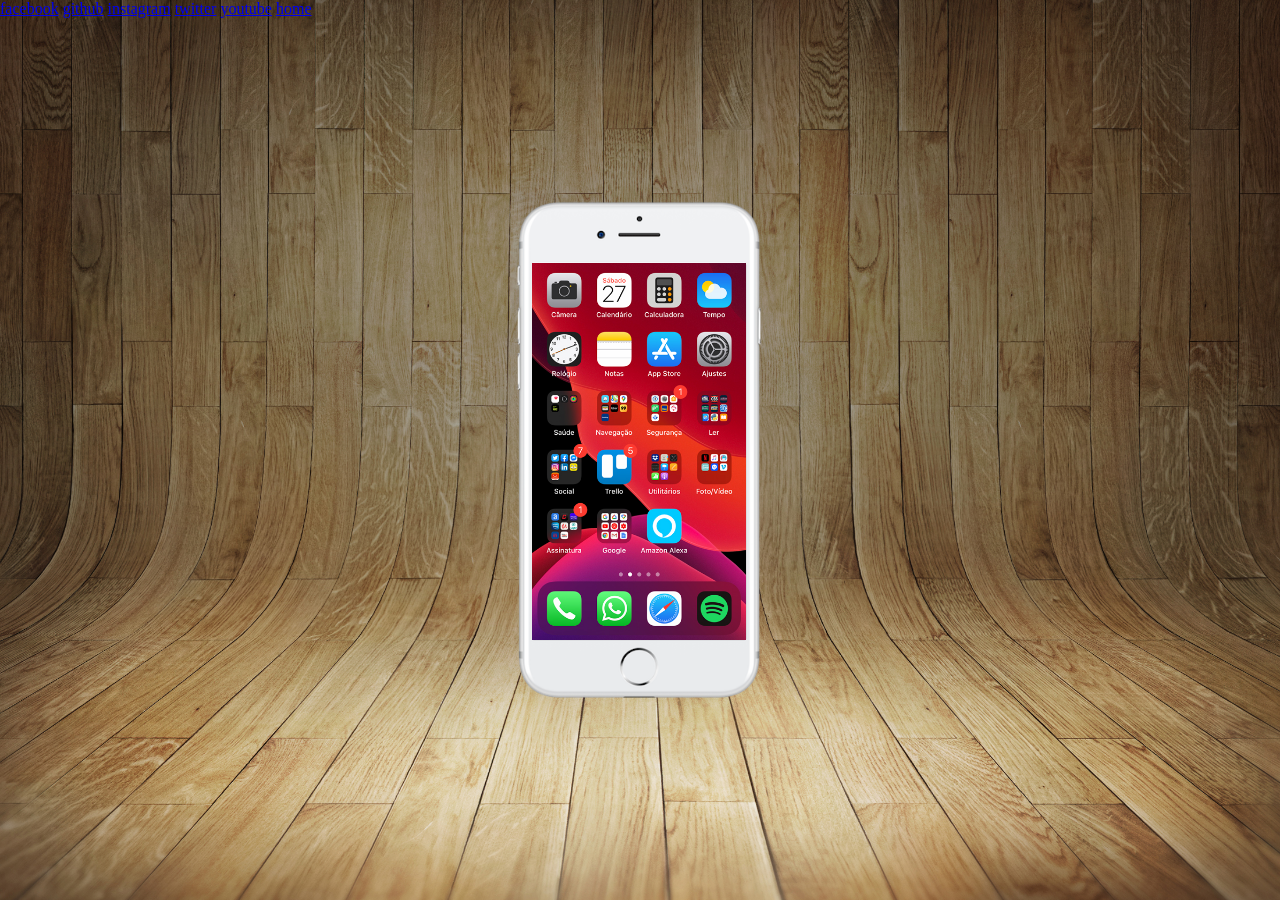
<file: index.html>
<!DOCTYPE html>
<html lang="pt-br">
<head>
    <meta charset="UTF-8">
    <meta name="viewport" content="width=device-width, initial-scale=1.0">
    <link rel="shortcut icon" href="imagens/pacote-d013/favicon.ico" type="image/x-icon">
    <title>Projeto Redes Sociais</title>
    <link rel="stylesheet" href="style.css">
</head>
<body>
    <main>
        <section id="telefone">
            <iframe id="tela" name="tela" src="home.html" frameborder="0"></iframe>
        </section>
        <section id="redes">
            <ul>
              <a href="face.html" target="tela">facebook</a>
              <a href="github.html" target="tela">github</a>
              <a href="insta.html" target="tela">instagram</a>
              <a href="twitter.html" target="tela">twitter</a>
              <a href="youtube.html" target="tela">youtube</a>
              <a href="home.html" target="tela">home</a>  
            </ul>
        </section>
    </main>
</body>
</html>
</file>
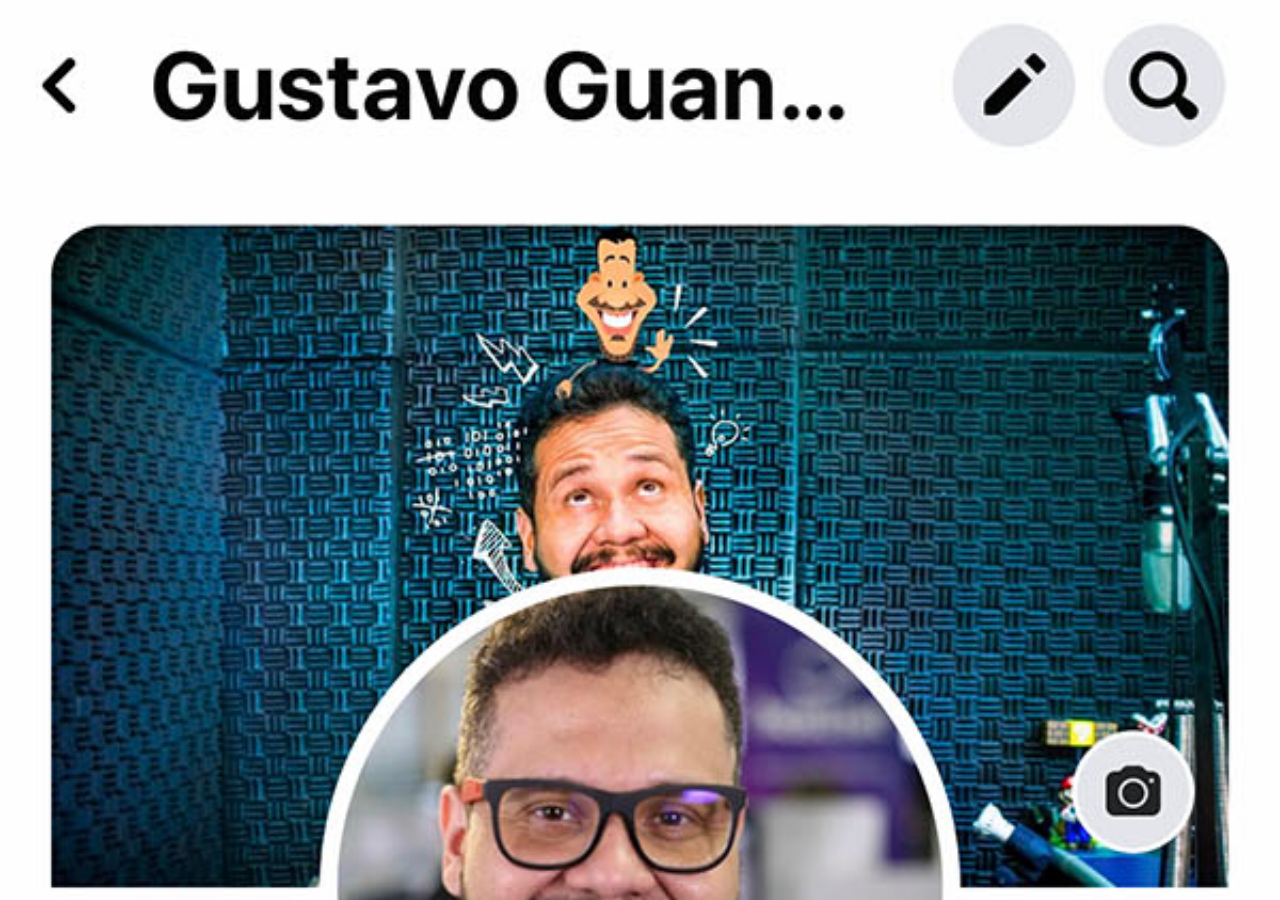
<file: face.html>
<!DOCTYPE html>
<html lang="pt-br">
<head>
    <meta charset="UTF-8">
    <meta name="viewport" content="width=device-width, initial-scale=1.0">
    <title>Projeto Redes Sociais</title>
    <style>
        body{
            background-image: url(imagens/pacote-d013/imagens/tela-facebook.jpg);
            background-position: top center;
            background-repeat: no-repeat;
            background-size:cover ;
            overflow-y: scroll;
        }
    </style>
    </head>
<body>
    
</body>
</html>
</file>
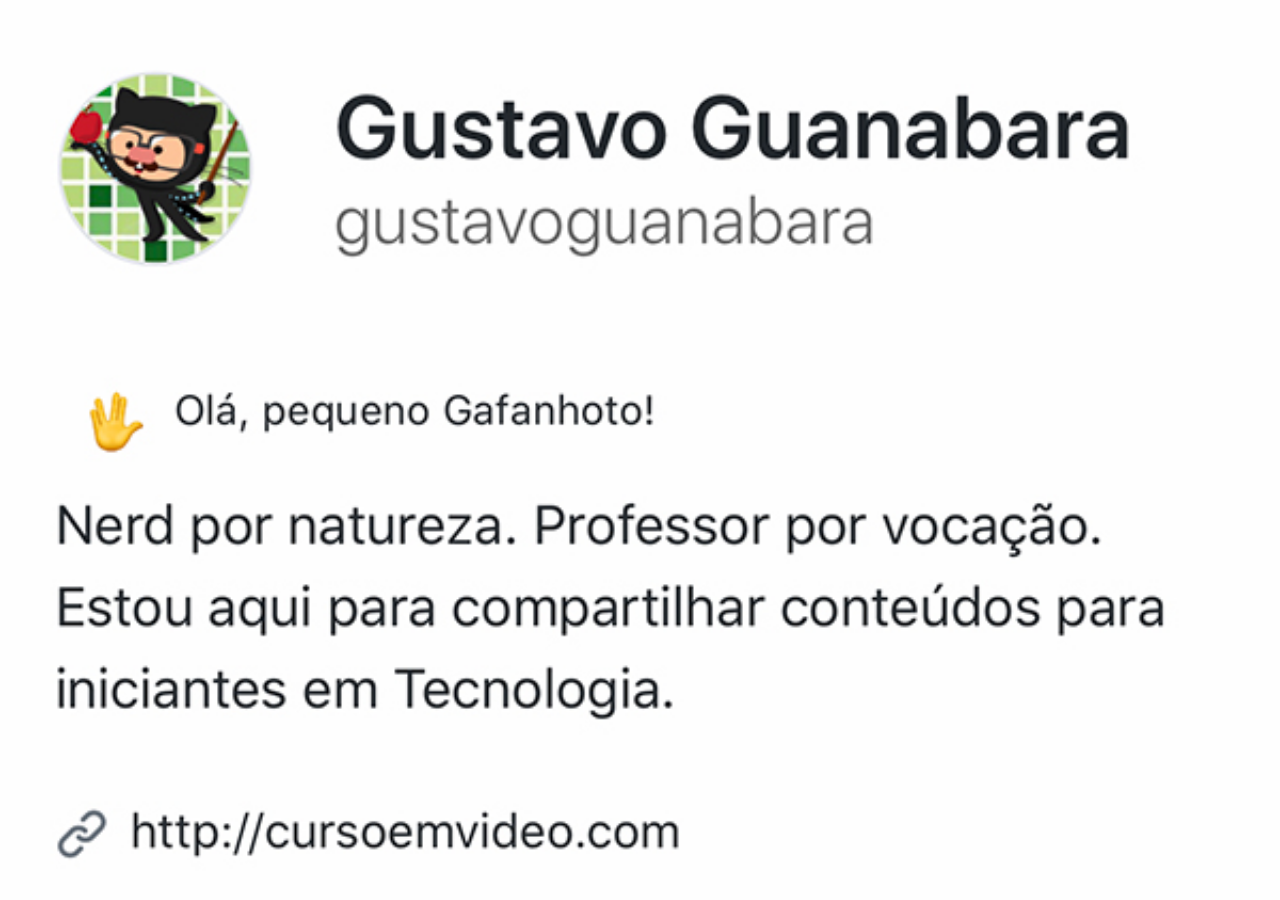
<file: github.html>
<!DOCTYPE html>
<html lang="pt-br">
<head>
    <meta charset="UTF-8">
    <meta name="viewport" content="width=device-width, initial-scale=1.0">
    <title>Projeto Redes Sociais</title>
    <style>
        body{
            background-image: url(imagens/pacote-d013/imagens/tela-github.jpg);
            background-position: top center;
            background-repeat: no-repeat;
            background-size: cover;
            overflow-y: scroll;
        }
    </style>
    </head>
<body>
    
</body>
</html>
</file>
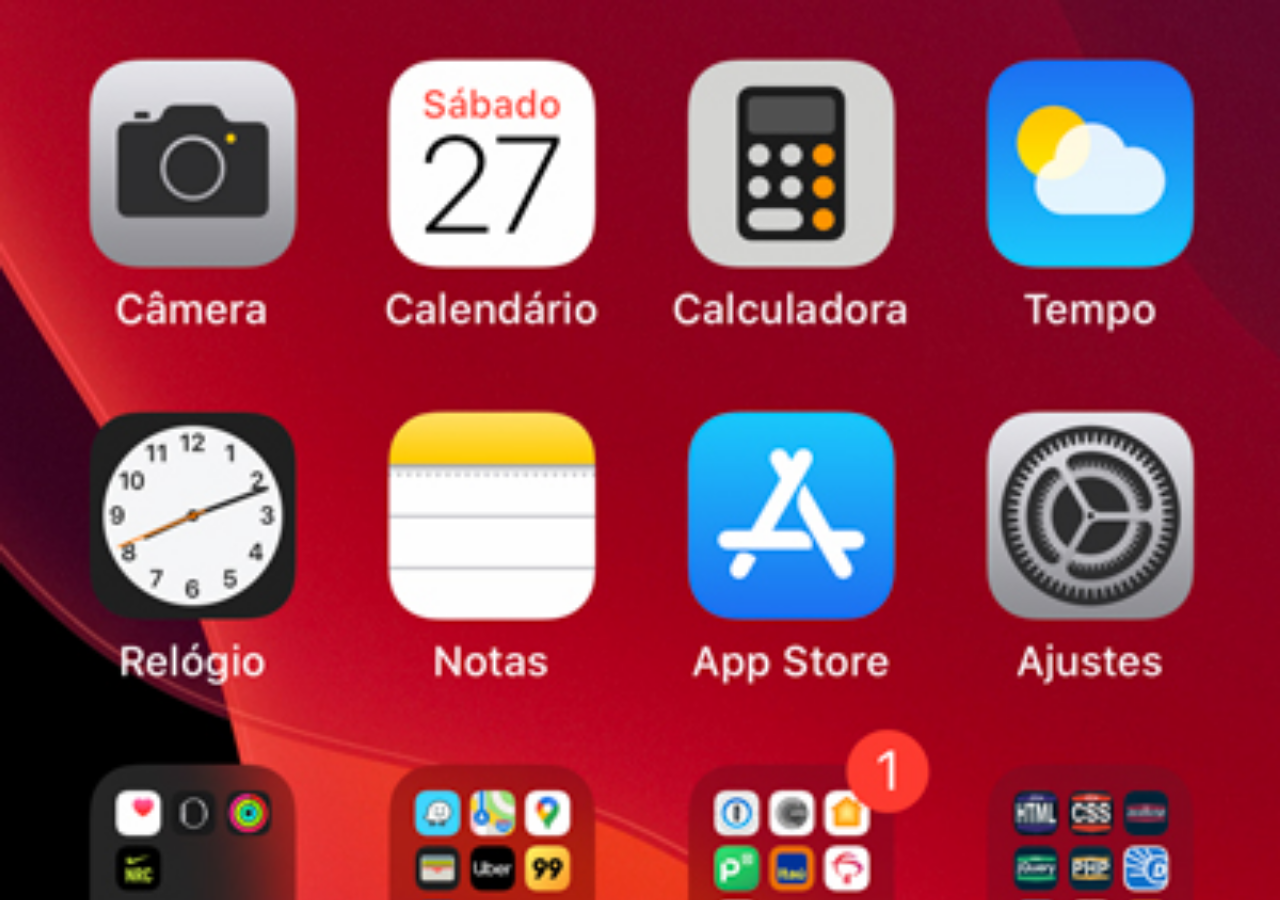
<file: home.html>
<!DOCTYPE html>
<html lang="pt-br">
<head>
    <meta charset="UTF-8">
    <meta name="viewport" content="width=device-width, initial-scale=1.0">
    <title>Projeto Redes Sociais</title>
    <style>
        body{
            background-image: url(imagens/pacote-d013/imagens/tela-home.jpg);
            background-position: top center;
            background-repeat: no-repeat;
            background-size: cover;
        }
    </style>
</head>
<body>
    
</body>
</html>
</file>
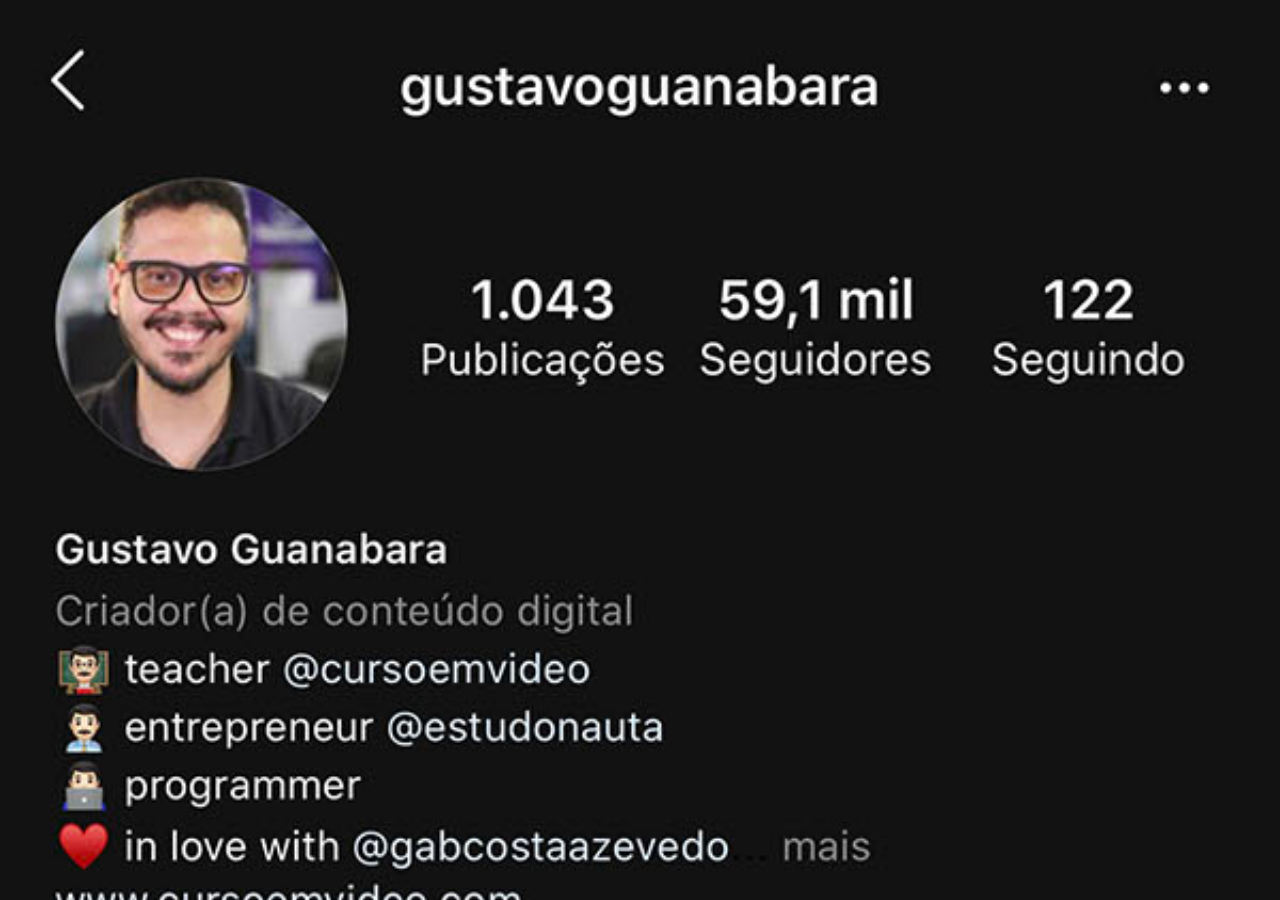
<file: insta.html>
<!DOCTYPE html>
<html lang="pt-br">
<head>
    <meta charset="UTF-8">
    <meta name="viewport" content="width=device-width, initial-scale=1.0">
    <title>Projeto Redes Sociais</title>
    <style>
        body{
            background-image: url(imagens/pacote-d013/imagens/tela-instagram.jpg);
            background-position: top center;
            background-repeat: no-repeat;
            background-size: cover;
            overflow-y: scroll;
        }
    </style>
    </head>
<body>
    
</body>
</html>
</file>
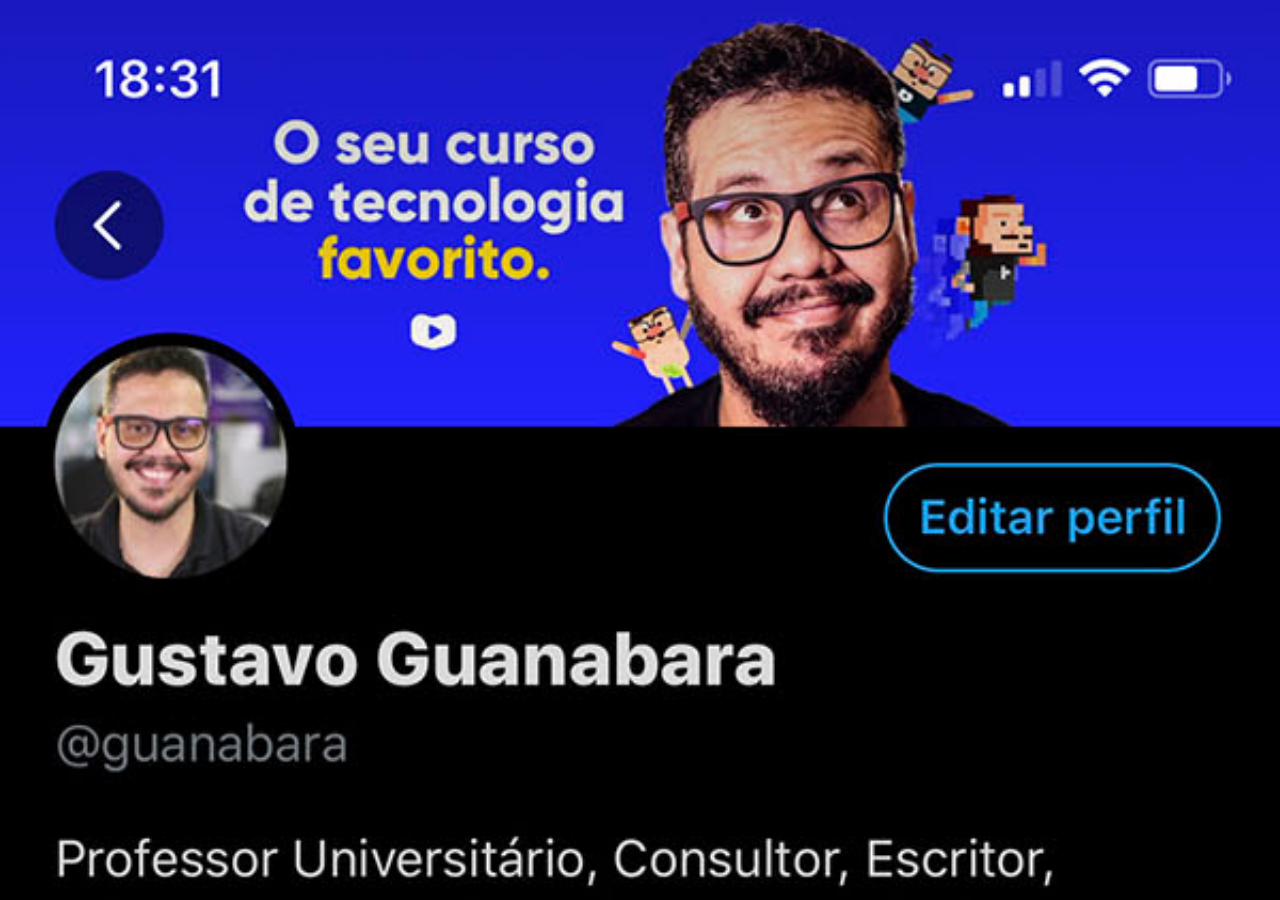
<file: twitter.html>
<!DOCTYPE html>
<html lang="pt-br">
<head>
    <meta charset="UTF-8">
    <meta name="viewport" content="width=device-width, initial-scale=1.0">
    <title>Projeto Redes Sociais</title>
    <style>
        body{
            background-image: url(imagens/pacote-d013/imagens/tela-twitter.jpg);
            background-position: top center;
            background-repeat: no-repeat;
            background-size: cover;
            overflow-y: scroll;
        }
    </style>
    </head>
<body>
    
</body>
</html>
</file>
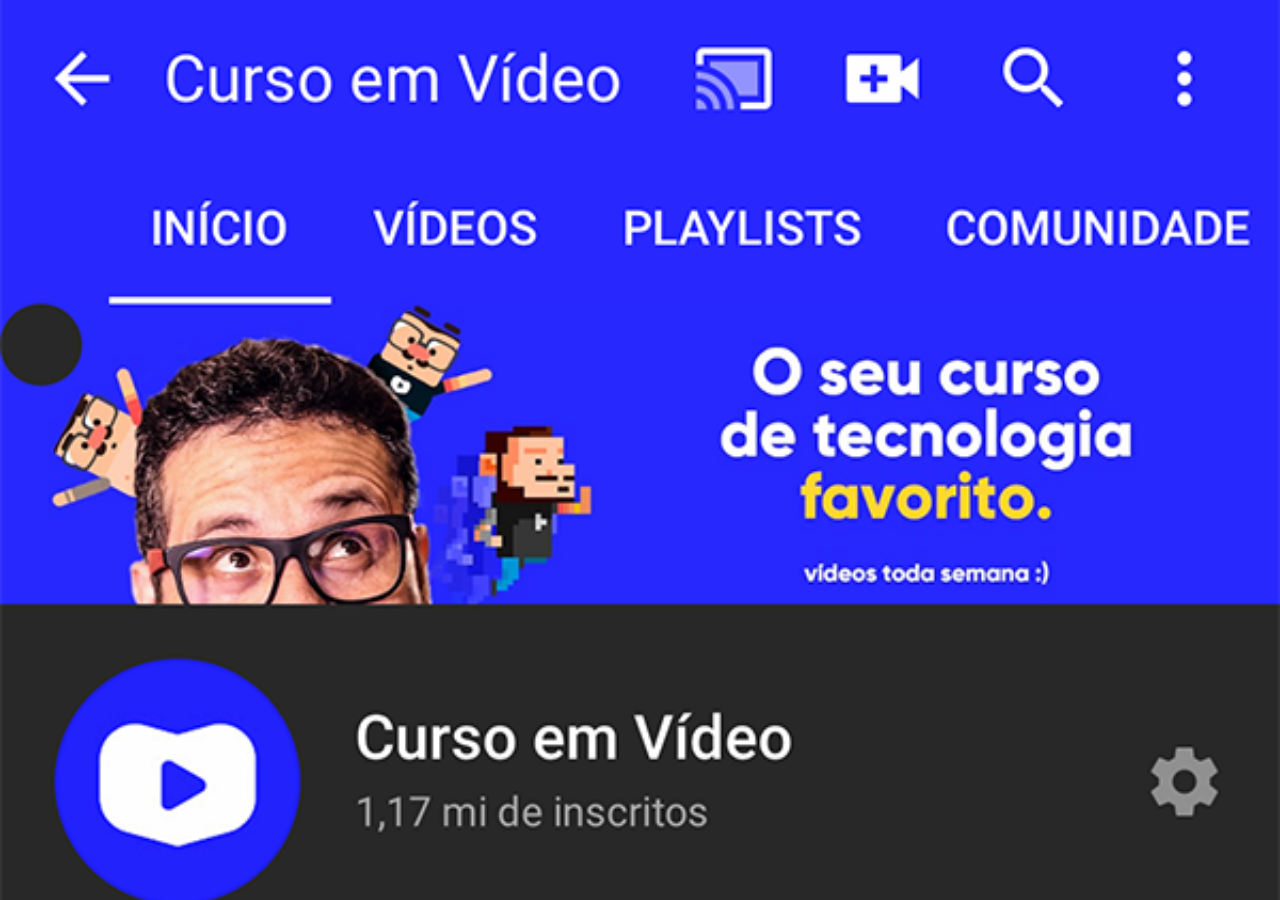
<file: youtube.html>
<!DOCTYPE html>
<html lang="pt-br">
<head>
    <meta charset="UTF-8">
    <meta name="viewport" content="width=device-width, initial-scale=1.0">
    <title>Projeto Redes Sociais</title>
    <style>
        body{
            background-image: url(imagens/pacote-d013/imagens/tela-youtube.png);
            background-position: top center;
            background-repeat: no-repeat;
            background-size: cover;
            overflow-y: scroll;
        }
    </style>
    </head>
<body>
    
</body>
</html>
</file>
<file: style.css>
@charset "UTF-8";

* {
    margin: 0;
    padding: 0;
    box-sizing: border-box;
}

html , body{
    width: 100vw;
    height: 100vh;
    background-color: black;
}
body{
    background-image: url(imagens/pacote-d013/imagens/fundo-madeira.jpg);
    background-position: center center;
    background-repeat: no-repeat;
    background-size: cover;
}
main{
    position: relative;
    height: 100vh;
}
#telefone{
    position: absolute;
    top: 50%;
    left: 50%;
    transform: translate(-50% , -50%);
    background-image: url(imagens/pacote-d013/imagens/frame-iphone.png);
    background-repeat: no-repeat;
    background-size: contain;
    margin: auto;
    width: 250px;
    height: 500px;
}
#tela{
    position: absolute;
    top: 63px;
    left: 17px;
    width: 214px;
    height: 377px;
}
</file>
